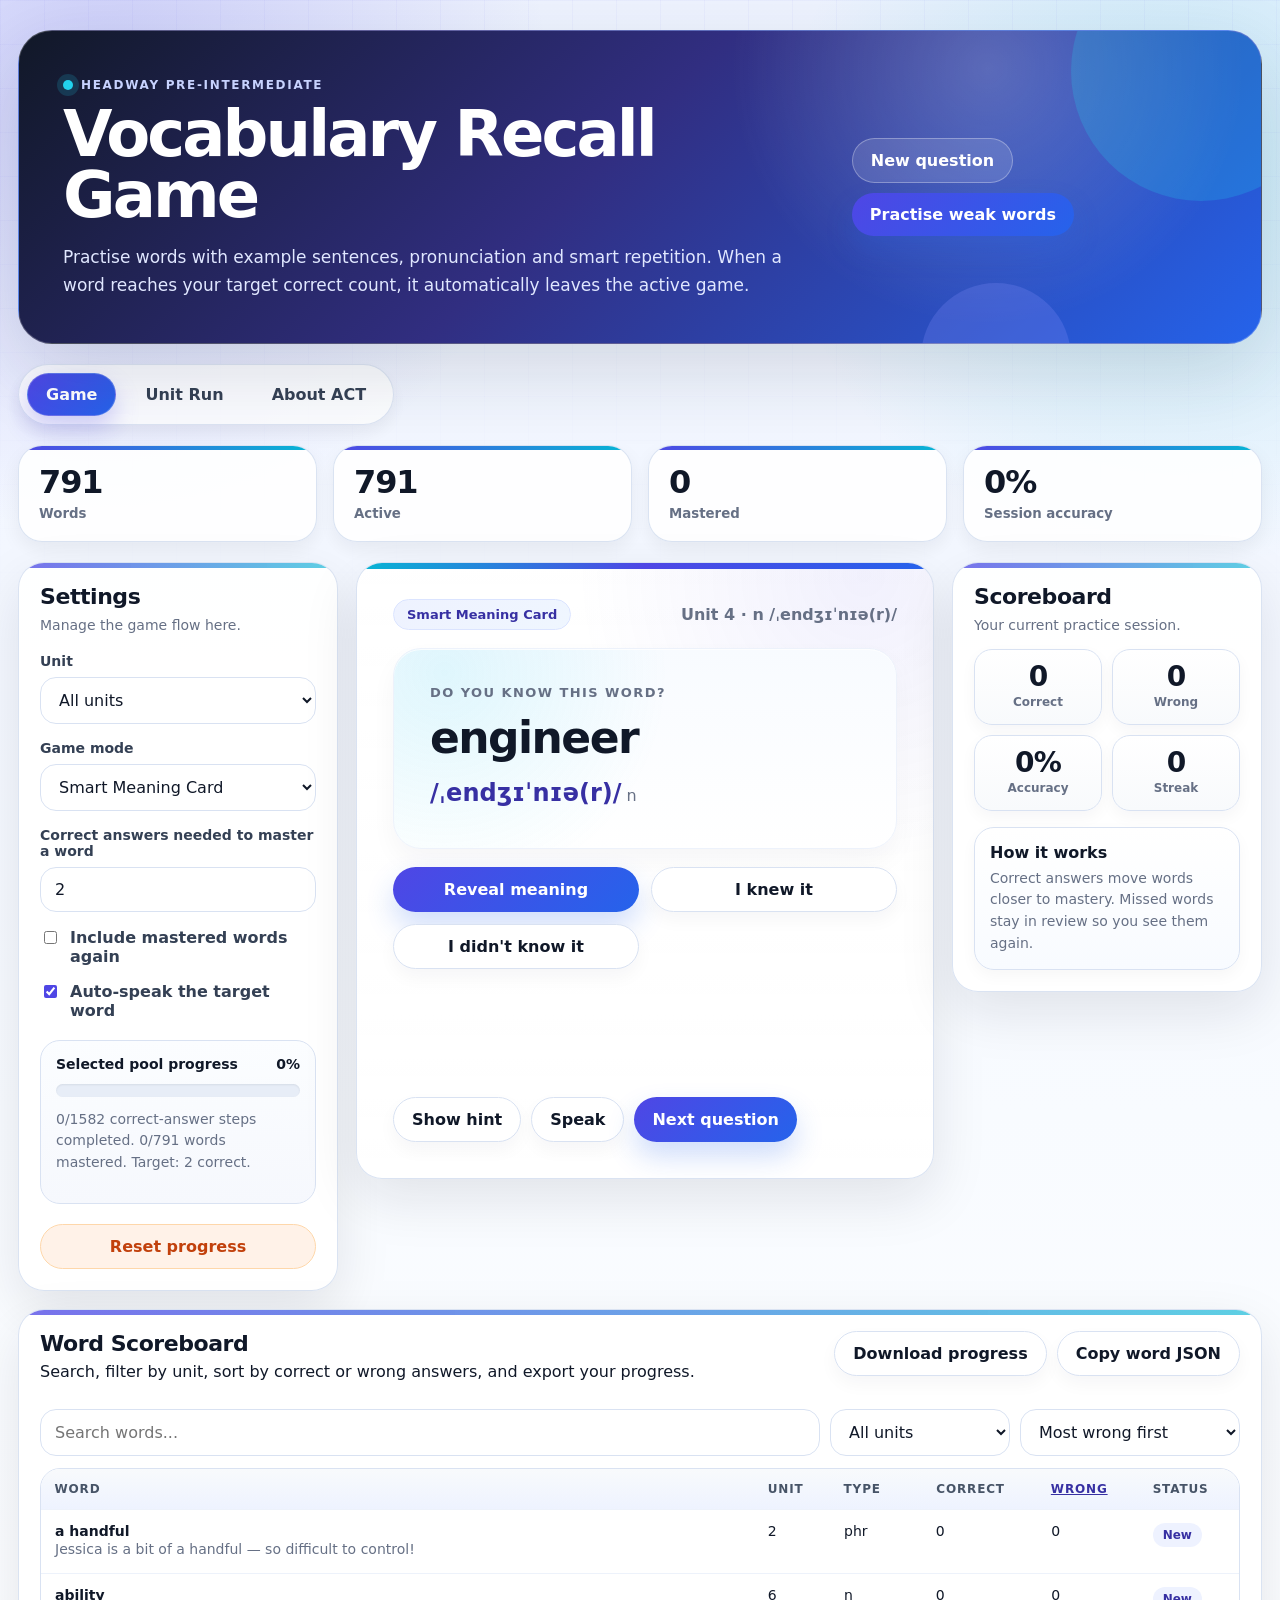
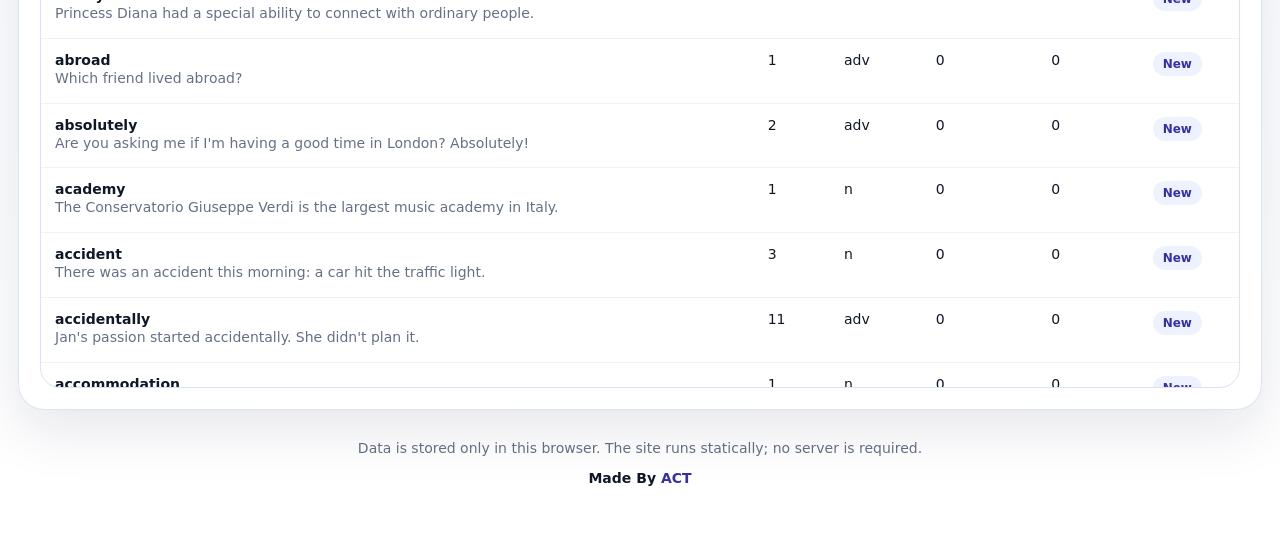
<file: index.html>
<!DOCTYPE html>
<html lang="en">
<head>
  <meta charset="UTF-8" />
  <meta name="viewport" content="width=device-width, initial-scale=1.0" />
  <title>Vocabulary Recall Game</title>
  <link rel="stylesheet" href="styles.css" />
</head>
<body>
  <div class="page-shell">
    <header class="site-header">
      <div>
        <p class="eyebrow">Headway Pre-Intermediate</p>
        <h1>Vocabulary Recall Game</h1>
        <p class="subtitle">Practise words with example sentences, pronunciation and smart repetition. When a word reaches your target correct count, it automatically leaves the active game.</p>
      </div>
      <div class="header-actions">
        <button class="ghost-button" id="newGameBtn">New question</button>
        <button class="primary-button" id="reviewBtn">Practise weak words</button>
      </div>
    </header>

    <nav class="page-tabs" aria-label="Main navigation">
      <button class="page-tab active" type="button" data-page="game">Game</button>
      <button class="page-tab" type="button" data-page="run">Unit Run</button>
      <button class="page-tab" type="button" data-page="about">About ACT</button>
    </nav>

    <section id="gamePage" class="page-view active">
      <section class="stats-strip" aria-label="General progress">
        <article><span id="totalWordsStat">0</span><small>Words</small></article>
        <article><span id="activeWordsStat">0</span><small>Active</small></article>
        <article><span id="masteredWordsStat">0</span><small>Mastered</small></article>
        <article><span id="sessionAccuracyStat">0%</span><small>Session accuracy</small></article>
      </section>

      <main class="app-grid">
        <aside class="panel settings-panel">
          <div class="panel-heading">
            <h2>Settings</h2>
            <p>Manage the game flow here.</p>
          </div>

          <label class="field-label" for="unitSelect">Unit</label>
          <select id="unitSelect"></select>

          <label class="field-label" for="modeSelect">Game mode</label>
          <select id="modeSelect">
            <option value="meaningCard">Smart Meaning Card</option>
            <option value="typeWord">Definition → Type the word</option>
            <option value="wordMeaning">Word → Choose the meaning</option>
          </select>

          <label class="field-label" for="targetCorrect">Correct answers needed to master a word</label>
          <input id="targetCorrect" type="number" min="1" max="10" value="2" />

          <label class="check-row">
            <input id="includeMastered" type="checkbox" />
            <span>Include mastered words again</span>
          </label>

          <label class="check-row">
            <input id="autoSpeak" type="checkbox" checked />
            <span>Auto-speak the target word</span>
          </label>

          <div class="progress-box">
            <div class="progress-top"><span>Selected pool progress</span><strong id="poolPercent">0%</strong></div>
            <div class="progress-track"><div id="poolProgress" class="progress-fill"></div></div>
            <p id="poolSummary" class="muted">No data yet.</p>
          </div>

          <button class="danger-button" id="resetProgressBtn">Reset progress</button>
        </aside>

        <section class="game-card" aria-live="polite">
          <div class="game-card-top">
            <span id="questionModeBadge" class="badge">Game</span>
            <span id="wordMeta" class="word-meta">Unit -</span>
          </div>

          <div id="questionArea" class="question-area"></div>
          <div id="optionsArea" class="options-area"></div>
          <div id="feedbackArea" class="feedback-area"></div>

          <div class="game-actions">
            <button class="ghost-button" id="hintBtn">Show hint</button>
            <button class="ghost-button" id="speakBtn">Speak</button>
            <button class="primary-button" id="nextBtn">Next question</button>
          </div>
        </section>

        <aside class="panel session-panel">
          <div class="panel-heading scoreboard-heading">
            <h2>Scoreboard</h2>
            <p>Your current practice session.</p>
          </div>
          <div class="score-mini score-mini-compact">
            <div><strong id="sessionCorrect">0</strong><span>Correct</span></div>
            <div><strong id="sessionWrong">0</strong><span>Wrong</span></div>
            <div><strong id="sessionAccuracyMini">0%</strong><span>Accuracy</span></div>
            <div><strong id="sessionStreak">0</strong><span>Streak</span></div>
          </div>
          <div class="scoreboard-note">
            <strong>How it works</strong>
            <p>Correct answers move words closer to mastery. Missed words stay in review so you see them again.</p>
          </div>
        </aside>
      </main>

      <section class="management-grid scoreboard-only">
        <div class="panel table-panel">
          <div class="table-header">
            <div>
              <h2>Word Scoreboard</h2>
              <p>Search, filter by unit, sort by correct or wrong answers, and export your progress.</p>
            </div>
            <div class="row-actions">
              <button class="ghost-button" id="exportProgressBtn">Download progress</button>
              <button class="ghost-button" id="copyWordsBtn">Copy word JSON</button>
            </div>
          </div>
          <div class="score-controls">
            <input id="searchInput" class="search-input" placeholder="Search words..." />
            <select id="scoreUnitFilter" aria-label="Filter scoreboard by unit"></select>
            <select id="scoreSortSelect" aria-label="Sort scoreboard">
              <option value="wrongDesc">Most wrong first</option>
              <option value="wrongAsc">Fewest wrong first</option>
              <option value="correctDesc">Most correct first</option>
              <option value="correctAsc">Fewest correct first</option>
              <option value="unitAsc">Unit order</option>
              <option value="unitDesc">Unit order reverse</option>
              <option value="typeAsc">Type A–Z</option>
              <option value="typeDesc">Type Z–A</option>
              <option value="statusDesc">Status: mastered first</option>
              <option value="statusAsc">Status: new first</option>
              <option value="az">A–Z</option>
              <option value="za">Z–A</option>
            </select>
          </div>
          <div class="table-scroll">
            <table>
              <thead>
                <tr>
                  <th><button class="score-sort-header" type="button" data-score-sort="word">Word</button></th>
                  <th><button class="score-sort-header" type="button" data-score-sort="unit">Unit</button></th>
                  <th><button class="score-sort-header" type="button" data-score-sort="type">Type</button></th>
                  <th><button class="score-sort-header" type="button" data-score-sort="correct">Correct</button></th>
                  <th><button class="score-sort-header" type="button" data-score-sort="wrong">Wrong</button></th>
                  <th><button class="score-sort-header" type="button" data-score-sort="status">Status</button></th>
                </tr>
              </thead>
              <tbody id="scoreTableBody"></tbody>
            </table>
          </div>
        </div>
      </section>
    </section>

    <section id="runPage" class="page-view">
      <section class="panel run-hero-panel">
        <div>
          <p class="eyebrow dark-eyebrow">Fast practice</p>
          <h2>Unit Run Challenge</h2>
          <p>Choose a unit or all words, then play a short run focused on fast recall. Your normal word progress and scoreboard continue to update in the background.</p>
        </div>
        <div class="run-hero-stats" aria-label="Run summary">
          <article><strong id="runLearnedTotal">0</strong><span>Mastered words</span></article>
          <article><strong id="runActiveTotal">0</strong><span>Active words</span></article>
        </div>
      </section>

      <main class="run-layout">
        <aside class="panel run-setup-panel">
          <div class="panel-heading">
            <h2>Run Setup</h2>
            <p>Start a quick game-like session. The run mixes the three learning modes automatically.</p>
          </div>

          <label class="field-label" for="runUnitSelect">Run unit</label>
          <select id="runUnitSelect"></select>

          <label class="field-label" for="runLengthSelect">Run length</label>
          <select id="runLengthSelect">
            <option value="10">10 words · quick run</option>
            <option value="20" selected>20 words · standard run</option>
            <option value="30">30 words · long run</option>
          </select>

          <button class="primary-button full-button" id="startRunBtn">Start Unit Run</button>

          <div class="progress-box run-progress-box">
            <div class="progress-top"><span>Run progress</span><strong id="runPercent">0%</strong></div>
            <div class="progress-track"><div id="runProgress" class="progress-fill"></div></div>
            <p id="runCounter" class="muted">No run started yet.</p>
          </div>

          <div class="run-mini-score">
            <div><strong id="runCorrect">0</strong><span>Correct</span></div>
            <div><strong id="runWrong">0</strong><span>Wrong</span></div>
            <div><strong id="runLearned">0</strong><span>Learned</span></div>
          </div>
        </aside>

        <section class="game-card run-game-card" aria-live="polite">
          <div class="game-card-top">
            <span id="runModeBadge" class="badge">Unit Run</span>
            <span id="runWordMeta" class="word-meta">Choose a run to begin</span>
          </div>

          <div id="runQuestionArea" class="question-area"></div>
          <div id="runOptionsArea" class="options-area"></div>
          <div id="runFeedbackArea" class="feedback-area"></div>

          <div class="game-actions">
            <button class="ghost-button" id="runHintBtn">Show hint</button>
            <button class="ghost-button" id="runSpeakBtn">Speak</button>
            <button class="primary-button" id="runNextBtn">Next question</button>
            <button class="ghost-button" id="runQuitBtn">End run</button>
          </div>
        </section>

        <aside class="panel run-result-panel hidden" id="runResultsPanel">
          <div class="panel-heading">
            <h2>Run Results</h2>
            <p>Your progress after this challenge.</p>
          </div>
          <div id="runResultsContent"></div>
          <div class="row-actions run-result-actions">
            <button class="primary-button" id="replayRunBtn">Play again</button>
            <button class="ghost-button" id="runReviewWeakBtn">Review weak words</button>
          </div>
        </aside>
      </main>
    </section>

    <section id="addPage" class="page-view">
      <section class="management-grid add-only">
        <div class="panel add-panel">
          <div class="panel-heading">
            <h2>Add Your Own Words</h2>
            <p>Your added words are stored in this browser and included in the game.</p>
          </div>
          <form id="addWordForm" class="word-form">
            <input name="english" placeholder="English word / phrase" required />
            <input name="partOfSpeech" placeholder="Part of speech, e.g. n, v, adj" />
            <input name="phonetics" placeholder="Phonetics, e.g. /wɜːd/" />
            <input name="unit" type="number" min="1" max="99" placeholder="Unit" />
            <textarea name="example" placeholder="English example sentence" required></textarea>
            <textarea name="definition" placeholder="Optional English definition / clue"></textarea>
            <button class="primary-button" type="submit">Add word</button>
          </form>

          <details class="import-box">
            <summary>Bulk add with CSV / JSON</summary>
            <p class="muted">CSV columns: english, partOfSpeech, phonetics, example, unit, definition</p>
            <textarea id="bulkInput" placeholder='english,partOfSpeech,phonetics,example,unit
reliable,adj,/rɪˈlaɪəb(ə)l/,She is a reliable friend.,7'></textarea>
            <div class="row-actions">
              <button class="ghost-button" id="importCsvBtn">Import</button>
              <button class="ghost-button" id="exportCustomBtn">Export custom words</button>
            </div>
          </details>
        </div>
      </section>
    </section>

    <section id="aboutPage" class="page-view">
      <div class="panel about-panel">
        <div class="panel-heading">
          <h2>About ACT</h2>
          <p>This vocabulary game was made by ACT.</p>
        </div>
        <p>For feature requests or extra development requests, contact: <a href="mailto:acantutar3@gmail.com">acantutar3@gmail.com</a>.</p>
      </div>
    </section>

    <footer class="site-footer">
      <p>Data is stored only in this browser. The site runs statically; no server is required.</p>
      <p class="footer-credit">Made By <a href="#about" id="actFooterLink">ACT</a></p>
    </footer>
  </div>

  <div id="toast" class="toast" role="status"></div>
  <script src="words.js"></script>
  <script src="app.js"></script>
</body>
</html>
</file>
<file: styles.css>
:root {
  --bg: #eef3ff;
  --bg-2: #f8fbff;
  --card: #ffffff;
  --card-soft: #f9fbff;
  --ink: #101828;
  --muted: #667085;
  --muted-2: #98a2b3;
  --line: #d9e2f2;
  --line-soft: #edf2fb;
  --primary: #4f46e5;
  --primary-dark: #3730a3;
  --primary-soft: #eef2ff;
  --accent: #06b6d4;
  --accent-soft: #ecfeff;
  --success: #16803c;
  --success-bg: #e8f8ef;
  --danger: #c2410c;
  --danger-bg: #fff2e8;
  --warning: #b7791f;
  --warning-bg: #fff8e6;
  --shadow-sm: 0 8px 20px rgba(16, 24, 40, .06);
  --shadow: 0 20px 55px rgba(16, 24, 40, .10);
  --shadow-lg: 0 28px 80px rgba(30, 41, 59, .14);
  --radius: 26px;
  --radius-sm: 18px;
}

* { box-sizing: border-box; }

html { scroll-behavior: smooth; }

body {
  margin: 0;
  min-height: 100vh;
  font-family: Inter, ui-sans-serif, system-ui, -apple-system, BlinkMacSystemFont, "Segoe UI", sans-serif;
  background:
    radial-gradient(circle at 8% 4%, rgba(79, 70, 229, .22), transparent 28rem),
    radial-gradient(circle at 92% 8%, rgba(6, 182, 212, .18), transparent 25rem),
    linear-gradient(180deg, var(--bg) 0%, var(--bg-2) 52%, #ffffff 100%);
  color: var(--ink);
}

body::before {
  content: "";
  position: fixed;
  inset: 0;
  pointer-events: none;
  background-image:
    linear-gradient(rgba(79, 70, 229, .035) 1px, transparent 1px),
    linear-gradient(90deg, rgba(79, 70, 229, .035) 1px, transparent 1px);
  background-size: 44px 44px;
  mask-image: linear-gradient(180deg, #000 0%, transparent 70%);
}

button, input, select, textarea { font: inherit; }
button { cursor: pointer; }
button:focus-visible, input:focus-visible, select:focus-visible, textarea:focus-visible, a:focus-visible {
  outline: 3px solid rgba(79, 70, 229, .28);
  outline-offset: 3px;
}
::selection { background: rgba(79, 70, 229, .18); }

.page-shell {
  position: relative;
  width: min(1440px, calc(100% - 36px));
  margin: 0 auto;
  padding: 30px 0 52px;
}

.site-header {
  position: relative;
  overflow: hidden;
  display: flex;
  justify-content: space-between;
  gap: 28px;
  align-items: center;
  padding: clamp(28px, 4vw, 44px);
  border: 1px solid rgba(255, 255, 255, .24);
  border-radius: 34px;
  background:
    radial-gradient(circle at 78% 12%, rgba(255, 255, 255, .22), transparent 16rem),
    linear-gradient(135deg, #111827 0%, #312e81 46%, #2563eb 100%);
  color: #fff;
  box-shadow: var(--shadow-lg);
}

.site-header::before,
.site-header::after {
  content: "";
  position: absolute;
  border-radius: 999px;
  pointer-events: none;
}
.site-header::before {
  width: 260px;
  height: 260px;
  right: -70px;
  top: -90px;
  background: rgba(34, 211, 238, .22);
}
.site-header::after {
  width: 150px;
  height: 150px;
  right: 190px;
  bottom: -90px;
  background: rgba(129, 140, 248, .26);
}
.site-header > * { position: relative; z-index: 1; }

.eyebrow {
  display: inline-flex;
  align-items: center;
  gap: 8px;
  margin: 0 0 12px;
  letter-spacing: .14em;
  text-transform: uppercase;
  color: #c7d2fe;
  font-weight: 850;
  font-size: 12px;
}
.eyebrow::before {
  content: "";
  width: 10px;
  height: 10px;
  border-radius: 50%;
  background: #22d3ee;
  box-shadow: 0 0 0 6px rgba(34, 211, 238, .16);
}

h1, h2, h3, p { margin-top: 0; }
h1 {
  max-width: 900px;
  font-size: clamp(36px, 5vw, 66px);
  line-height: .96;
  letter-spacing: -.045em;
  margin-bottom: 16px;
}
h2 { font-size: 22px; letter-spacing: -.02em; margin-bottom: 6px; }
h3 { letter-spacing: -.015em; }
.subtitle { max-width: 820px; color: #e0e7ff; font-size: 17px; line-height: 1.65; margin-bottom: 0; }
.header-actions, .row-actions, .game-actions { display: flex; gap: 10px; flex-wrap: wrap; }

.page-tabs {
  display: flex;
  gap: 10px;
  flex-wrap: wrap;
  margin: 20px 0;
  padding: 8px;
  width: fit-content;
  max-width: 100%;
  border: 1px solid rgba(217, 226, 242, .9);
  border-radius: 999px;
  background: rgba(255, 255, 255, .76);
  box-shadow: var(--shadow-sm);
}
.page-tab {
  border: 1px solid transparent;
  background: transparent;
  color: #344054;
  border-radius: 999px;
  padding: 11px 18px;
  font-weight: 850;
  transition: transform .16s ease, background .16s ease, color .16s ease, box-shadow .16s ease;
}
.page-tab:hover { background: #f5f7fb; transform: translateY(-1px); }
.page-tab.active {
  background: linear-gradient(135deg, var(--primary), #2563eb);
  border-color: rgba(255,255,255,.2);
  color: #fff;
  box-shadow: 0 12px 24px rgba(79, 70, 229, .25);
}
.page-view { display: none; }
.page-view.active { display: block; }

.primary-button, .ghost-button, .danger-button {
  border: 0;
  border-radius: 999px;
  padding: 12px 18px;
  font-weight: 800;
  transition: transform .18s ease, box-shadow .18s ease, background .18s ease, border-color .18s ease, color .18s ease;
}
.primary-button {
  background: linear-gradient(135deg, var(--primary), #2563eb);
  color: #fff;
  box-shadow: 0 14px 28px rgba(37, 99, 235, .22);
}
.primary-button:hover { background: linear-gradient(135deg, var(--primary-dark), #1d4ed8); transform: translateY(-1px); box-shadow: 0 18px 36px rgba(37, 99, 235, .28); }
.ghost-button { background: #fff; color: var(--ink); border: 1px solid var(--line); box-shadow: 0 8px 18px rgba(16, 24, 40, .04); }
.site-header .ghost-button { background: rgba(255,255,255,.12); color: #fff; border-color: rgba(255,255,255,.30); box-shadow: none; }
.ghost-button:hover { transform: translateY(-1px); border-color: #c7d2fe; box-shadow: 0 12px 24px rgba(16, 24, 40, .08); }
.site-header .ghost-button:hover { background: rgba(255,255,255,.18); border-color: rgba(255,255,255,.48); }
.danger-button { background: var(--danger-bg); color: var(--danger); width: 100%; border: 1px solid #fed7aa; }
.danger-button:hover { transform: translateY(-1px); box-shadow: 0 12px 24px rgba(194, 65, 12, .12); }

.stats-strip {
  display: grid;
  grid-template-columns: repeat(4, 1fr);
  gap: 16px;
  margin: 20px 0;
}
.stats-strip article {
  position: relative;
  overflow: hidden;
  background: rgba(255,255,255,.88);
  border: 1px solid rgba(217, 226, 242, .96);
  border-radius: 24px;
  padding: 20px;
  box-shadow: var(--shadow-sm);
}
.stats-strip article::before {
  content: "";
  position: absolute;
  left: 0;
  right: 0;
  top: 0;
  height: 4px;
  background: linear-gradient(90deg, var(--primary), var(--accent));
}
.stats-strip span { display: block; font-size: 32px; line-height: 1; font-weight: 900; letter-spacing: -.035em; }
.stats-strip small { display: block; margin-top: 8px; color: var(--muted); font-weight: 800; }

.app-grid {
  display: grid;
  grid-template-columns: 320px minmax(0, 1fr) 310px;
  gap: 18px;
  align-items: start;
}

.panel, .game-card {
  background: rgba(255,255,255,.92);
  border: 1px solid rgba(217, 226, 242, .96);
  border-radius: var(--radius);
  box-shadow: var(--shadow);
}
.panel {
  position: relative;
  overflow: hidden;
  padding: 21px;
}
.panel::before {
  content: "";
  position: absolute;
  inset: 0 0 auto 0;
  height: 5px;
  background: linear-gradient(90deg, rgba(79, 70, 229, .85), rgba(6, 182, 212, .72));
  opacity: .9;
}
.panel-heading { position: relative; }
.panel-heading p, .muted { color: var(--muted); font-size: 14px; line-height: 1.55; margin-bottom: 14px; }

.field-label {
  display: block;
  font-weight: 850;
  color: #344054;
  margin: 16px 0 8px;
  font-size: 14px;
}
select, input, textarea {
  width: 100%;
  border: 1px solid var(--line);
  border-radius: 16px;
  padding: 12px 14px;
  background: #fff;
  color: var(--ink);
  outline: none;
  transition: border-color .18s ease, box-shadow .18s ease, background .18s ease;
}
select:hover, input:hover, textarea:hover { border-color: #c7d2fe; }
select:focus, input:focus, textarea:focus { border-color: #818cf8; box-shadow: 0 0 0 4px rgba(129, 140, 248, .18); }
textarea { min-height: 92px; resize: vertical; }

.check-row {
  display: flex;
  gap: 10px;
  align-items: flex-start;
  color: #344054;
  font-weight: 700;
  margin: 16px 0;
}
.check-row input { width: auto; margin-top: 3px; accent-color: var(--primary); }
.progress-box {
  background: linear-gradient(180deg, #fbfdff, #f6f8fd);
  border: 1px solid var(--line);
  border-radius: 20px;
  padding: 15px;
  margin: 20px 0;
}
.progress-top { display: flex; justify-content: space-between; gap: 12px; font-weight: 850; font-size: 14px; }
.progress-track { height: 13px; background: #e7edf7; border-radius: 999px; overflow: hidden; margin: 12px 0; box-shadow: inset 0 1px 2px rgba(16, 24, 40, .08); }
.progress-fill { height: 100%; width: 0%; background: linear-gradient(90deg, #22d3ee, #4f46e5, #2563eb); border-radius: 999px; transition: width .3s ease; }

.game-card {
  position: relative;
  overflow: hidden;
  padding: clamp(22px, 3vw, 36px);
  min-height: 520px;
  background:
    radial-gradient(circle at 88% 2%, rgba(79, 70, 229, .08), transparent 18rem),
    linear-gradient(180deg, rgba(255,255,255,.98), rgba(255,255,255,.92));
}
.game-card::before {
  content: "";
  position: absolute;
  inset: 0 0 auto 0;
  height: 6px;
  background: linear-gradient(90deg, var(--accent), var(--primary), #2563eb);
}
.game-card > * { position: relative; }
.game-card-top { display: flex; justify-content: space-between; align-items: center; gap: 12px; margin-bottom: 18px; }
.badge {
  display: inline-flex; align-items: center; gap: 8px;
  padding: 7px 13px;
  background: linear-gradient(135deg, var(--primary-soft), #eff6ff);
  color: var(--primary-dark);
  border: 1px solid #dbe4ff;
  border-radius: 999px;
  font-weight: 900;
  font-size: 13px;
}
.word-meta { color: var(--muted); font-weight: 800; }
.question-area {
  min-height: 178px;
  display: flex;
  flex-direction: column;
  justify-content: center;
  border-radius: 28px;
  background:
    radial-gradient(circle at 10% 12%, rgba(34, 211, 238, .12), transparent 14rem),
    linear-gradient(180deg, #f8fbff, #ffffff);
  border: 1px solid var(--line-soft);
  padding: clamp(20px, 4vw, 36px);
  margin-bottom: 18px;
  box-shadow: inset 0 1px 0 rgba(255,255,255,.8), 0 12px 26px rgba(16, 24, 40, .04);
}
.question-label { color: var(--muted); font-weight: 900; font-size: 13px; text-transform: uppercase; letter-spacing: .11em; margin-bottom: 12px; }
.question-text { font-size: clamp(26px, 4vw, 44px); line-height: 1.16; font-weight: 900; letter-spacing: -.035em; margin: 0; }
.question-subtext { margin: 12px 0 0; color: var(--muted); font-size: 16px; line-height: 1.55; }
.phonetic { font-size: 24px; color: var(--primary-dark); font-weight: 900; }
.options-area { display: grid; grid-template-columns: repeat(2, minmax(0, 1fr)); gap: 12px; }
.option-button {
  border: 1px solid var(--line);
  background: #fff;
  color: var(--ink);
  border-radius: 20px;
  min-height: 66px;
  padding: 15px 16px;
  text-align: left;
  font-weight: 850;
  box-shadow: var(--shadow-sm);
  transition: transform .16s ease, border-color .16s ease, box-shadow .16s ease, background .16s ease;
}
.option-button:hover { border-color: #a5b4fc; transform: translateY(-1px); box-shadow: 0 14px 28px rgba(16, 24, 40, .08); }
.option-button.correct { background: linear-gradient(180deg, #effdf4, var(--success-bg)); border-color: #86efac; color: var(--success); }
.option-button.wrong { background: linear-gradient(180deg, #fff7ed, var(--danger-bg)); border-color: #fed7aa; color: var(--danger); }
.option-button:disabled { cursor: default; opacity: .92; transform: none; box-shadow: var(--shadow-sm); }
.option-button.sentence-option { font-weight: 700; line-height: 1.4; }

.feedback-area { min-height: 92px; margin: 18px 0; }
.feedback-box {
  padding: 15px 16px;
  border-radius: 20px;
  border: 1px solid var(--line);
  background: #f8fafc;
  box-shadow: 0 8px 20px rgba(16, 24, 40, .035);
}
.feedback-box.success { border-color: #86efac; background: var(--success-bg); }
.feedback-box.danger { border-color: #fed7aa; background: var(--danger-bg); }
.feedback-box strong { display: block; margin-bottom: 6px; }
.example-reveal { margin: 8px 0 0; color: #344054; line-height: 1.55; }

.score-mini { display: grid; grid-template-columns: repeat(3, 1fr); gap: 10px; margin-bottom: 16px; }
.score-mini div {
  border: 1px solid var(--line);
  border-radius: 18px;
  padding: 13px;
  background: linear-gradient(180deg, #ffffff, #f8fafc);
  box-shadow: 0 6px 16px rgba(16, 24, 40, .04);
}
.score-mini strong { display: block; font-size: 28px; line-height: 1; letter-spacing: -.03em; }
.score-mini span { color: var(--muted); font-size: 12px; font-weight: 850; }
.tip-card { border: 1px solid var(--line); border-radius: 20px; padding: 15px; background: #fff; margin-top: 12px; box-shadow: 0 6px 16px rgba(16, 24, 40, .035); }
.tip-card p { margin: 6px 0 0; color: var(--muted); font-size: 14px; line-height: 1.55; }
.english-only { background: linear-gradient(180deg, #fbfaff, #f7f5ff); }

.management-grid { display: grid; grid-template-columns: 420px 1fr; gap: 18px; margin-top: 18px; align-items: start; }
.management-grid.scoreboard-only, .management-grid.add-only { grid-template-columns: 1fr; }
.add-only .add-panel { max-width: 820px; width: 100%; margin: 0 auto; }
.about-panel { max-width: 760px; margin: 0 auto; }
.word-form { display: grid; gap: 10px; }
.import-box { margin-top: 16px; border-top: 1px solid var(--line); padding-top: 16px; }
.import-box summary { font-weight: 850; cursor: pointer; }
.import-box textarea { margin: 12px 0; min-height: 120px; }
.table-header { display: flex; justify-content: space-between; gap: 16px; align-items: flex-start; margin-bottom: 12px; }
.score-controls { display: grid; grid-template-columns: minmax(220px, 1fr) 180px 220px; gap: 10px; margin-bottom: 12px; }
.search-input { margin-bottom: 0; }
.table-scroll { overflow: auto; max-height: 520px; border: 1px solid var(--line); border-radius: 20px; background: #fff; box-shadow: inset 0 1px 0 rgba(255,255,255,.9); }
table { width: 100%; border-collapse: collapse; min-width: 720px; }
th, td { padding: 13px 14px; border-bottom: 1px solid var(--line-soft); text-align: left; font-size: 14px; vertical-align: top; }
tbody tr { transition: background .14s ease; }
tbody tr:hover { background: #f8fbff; }
th { position: sticky; top: 0; background: linear-gradient(180deg, #f8fafc, #eef3ff); z-index: 1; color: #475467; font-size: 12px; text-transform: uppercase; letter-spacing: .07em; }
.status-pill { display: inline-flex; border-radius: 999px; padding: 5px 10px; font-size: 12px; font-weight: 900; }
.status-pill.mastered { color: var(--success); background: var(--success-bg); }
.status-pill.learning { color: var(--warning); background: var(--warning-bg); }
.status-pill.new { color: var(--primary-dark); background: var(--primary-soft); }
.site-footer { color: var(--muted); text-align: center; margin-top: 30px; font-size: 14px; }
.footer-credit { font-weight: 900; color: var(--ink); margin-bottom: 0; }
.footer-credit a { color: var(--primary-dark); text-decoration: none; }
.footer-credit a:hover { text-decoration: underline; }
.toast {
  position: fixed; right: 22px; bottom: 22px;
  background: #111827; color: #fff;
  padding: 12px 16px; border-radius: 16px;
  opacity: 0; transform: translateY(10px); pointer-events: none;
  transition: opacity .2s ease, transform .2s ease;
  max-width: 360px; z-index: 10;
  box-shadow: 0 18px 38px rgba(17, 24, 39, .26);
}
.toast.show { opacity: 1; transform: translateY(0); }
.hidden { display: none !important; }

.explanation-option { font-weight: 700; line-height: 1.4; }
.type-clue-text { font-size: clamp(20px, 3vw, 32px); }
.type-answer-form { display: grid; grid-template-columns: minmax(0, 1fr) auto; gap: 10px; width: 100%; }
.type-answer-form input.correct-input { border-color: #86efac; background: var(--success-bg); color: var(--success); font-weight: 850; }
.type-answer-form input.wrong-input { border-color: #fed7aa; background: var(--danger-bg); color: var(--danger); font-weight: 850; }
.score-sort-header {
  border: 0;
  background: transparent;
  color: inherit;
  font: inherit;
  text-transform: inherit;
  letter-spacing: inherit;
  padding: 0;
  font-weight: 900;
  cursor: pointer;
}
.score-sort-header:hover,
.score-sort-header.active { color: var(--primary-dark); text-decoration: underline; }

@media (prefers-reduced-motion: reduce) {
  *, *::before, *::after { scroll-behavior: auto !important; transition-duration: .01ms !important; animation-duration: .01ms !important; }
}

@media (max-width: 1120px) {
  .app-grid, .management-grid { grid-template-columns: 1fr; }
  .settings-panel { order: 2; }
  .session-panel { order: 3; }
}
@media (max-width: 760px) {
  .page-shell { width: min(100% - 18px, 1440px); padding-top: 10px; }
  .site-header { display: block; padding: 24px; border-radius: 26px; }
  .site-header::after { display: none; }
  .header-actions { margin-top: 18px; }
  .page-tabs { width: 100%; border-radius: 24px; }
  .page-tab { flex: 1 1 auto; }
  .stats-strip { grid-template-columns: repeat(2, 1fr); }
  .options-area { grid-template-columns: 1fr; }
  .score-controls { grid-template-columns: 1fr; }
  .table-header { display: block; }
  .type-answer-form { grid-template-columns: 1fr; }
  h1 { font-size: 36px; }
}
@media (max-width: 480px) {
  .stats-strip { grid-template-columns: 1fr; }
  .score-mini { grid-template-columns: 1fr; }
  .game-card-top { align-items: flex-start; flex-direction: column; }
}

.dictionary-definition-list {
  margin: 8px 0 0 20px;
  padding: 0;
  color: #344054;
  line-height: 1.55;
}
.dictionary-definition-list li + li { margin-top: 6px; }

.full-button { width: 100%; justify-content: center; margin-top: 18px; }
.dark-eyebrow { color: var(--primary-dark); margin-bottom: 8px; }
.dark-eyebrow::before { background: var(--primary); box-shadow: 0 0 0 6px rgba(79, 70, 229, .12); }
.run-hero-panel {
  display: flex;
  justify-content: space-between;
  gap: 22px;
  align-items: center;
  margin: 20px 0 18px;
  background:
    radial-gradient(circle at 88% 12%, rgba(34, 211, 238, .12), transparent 16rem),
    linear-gradient(180deg, rgba(255,255,255,.96), rgba(255,255,255,.88));
}
.run-hero-panel h2 { font-size: clamp(28px, 4vw, 44px); margin-bottom: 8px; }
.run-hero-panel p { color: var(--muted); line-height: 1.6; max-width: 780px; margin-bottom: 0; }
.run-hero-stats { display: grid; grid-template-columns: repeat(2, minmax(120px, 1fr)); gap: 12px; min-width: 280px; }
.run-hero-stats article, .run-result-grid article, .run-mini-score div {
  border: 1px solid var(--line);
  border-radius: 20px;
  background: linear-gradient(180deg, #ffffff, #f8fafc);
  box-shadow: 0 6px 16px rgba(16, 24, 40, .04);
  padding: 14px;
}
.run-hero-stats strong, .run-result-grid strong, .run-mini-score strong {
  display: block;
  font-size: 28px;
  line-height: 1;
  letter-spacing: -.03em;
}
.run-hero-stats span, .run-result-grid span, .run-mini-score span { color: var(--muted); font-size: 12px; font-weight: 850; }
.run-layout {
  display: grid;
  grid-template-columns: 300px minmax(0, 1fr) 320px;
  gap: 18px;
  align-items: start;
}
.run-game-card { min-height: 560px; }
.run-progress-box { margin-bottom: 14px; }
.run-mini-score { display: grid; grid-template-columns: repeat(3, 1fr); gap: 9px; }
.run-result-panel { background: linear-gradient(180deg, rgba(255,255,255,.96), rgba(248,251,255,.94)); }
.run-result-grid { display: grid; grid-template-columns: repeat(2, 1fr); gap: 10px; margin: 12px 0 16px; }
.run-word-list { border-top: 1px solid var(--line); padding-top: 14px; margin-top: 14px; }
.run-word-list strong { display: block; margin-bottom: 8px; }
.run-word-list ul { margin: 0; padding-left: 18px; color: #344054; line-height: 1.7; }
.run-result-actions { margin-top: 16px; }

@media (max-width: 1120px) {
  .run-layout { grid-template-columns: 1fr; }
  .run-result-panel { order: 3; }
}
@media (max-width: 760px) {
  .run-hero-panel { display: block; }
  .run-hero-stats { min-width: 0; margin-top: 16px; }
}
@media (max-width: 480px) {
  .run-hero-stats, .run-result-grid, .run-mini-score { grid-template-columns: 1fr; }
}

/* Small scoreboard refresh: simpler, clearer session snapshot. */
.scoreboard-heading p { margin-bottom: 12px; }
.score-mini-compact {
  grid-template-columns: repeat(2, minmax(0, 1fr));
}
.score-mini-compact div {
  text-align: center;
  min-height: 76px;
}
.scoreboard-note {
  border: 1px solid var(--line);
  border-radius: 20px;
  padding: 15px;
  background: linear-gradient(180deg, #ffffff, #f8fbff);
  box-shadow: 0 6px 16px rgba(16, 24, 40, .035);
}
.scoreboard-note p {
  margin: 6px 0 0;
  color: var(--muted);
  font-size: 14px;
  line-height: 1.55;
}
.run-celebration-card {
  display: flex;
  gap: 14px;
  align-items: flex-start;
  border: 1px solid #c7d2fe;
  border-radius: 22px;
  padding: 16px;
  margin-bottom: 14px;
  background: linear-gradient(180deg, #ffffff, #eef2ff);
  box-shadow: 0 10px 24px rgba(79, 70, 229, .08);
}
.run-celebration-icon {
  display: grid;
  place-items: center;
  width: 44px;
  height: 44px;
  flex: 0 0 auto;
  border-radius: 16px;
  background: #ffffff;
  border: 1px solid #dbe4ff;
  font-size: 24px;
}
.run-celebration-card strong {
  display: block;
  margin-bottom: 6px;
  font-size: 16px;
}
.run-celebration-card p {
  margin: 0;
  color: var(--muted);
  line-height: 1.5;
  font-size: 14px;
}
@media (max-width: 480px) {
  .score-mini-compact { grid-template-columns: 1fr; }
}

/* Mobile play-focus refinements: keep desktop unchanged, make the question card the main focus on phones. */
@media (max-width: 760px) {
  body {
    background:
      radial-gradient(circle at 12% 0%, rgba(79, 70, 229, .15), transparent 18rem),
      linear-gradient(180deg, #f5f7ff 0%, #ffffff 72%);
  }

  .page-shell {
    width: min(100% - 12px, 1440px);
    padding: 8px 0 28px;
  }

  .site-header {
    padding: 16px;
    border-radius: 22px;
    box-shadow: 0 12px 28px rgba(16, 24, 40, .09);
  }

  .eyebrow {
    margin-bottom: 8px;
    font-size: 10px;
    letter-spacing: .11em;
  }

  h1 {
    font-size: 28px;
    line-height: 1.02;
    margin-bottom: 8px;
  }

  .subtitle {
    font-size: 13px;
    line-height: 1.45;
  }

  .header-actions {
    margin-top: 12px;
    gap: 8px;
  }

  .primary-button,
  .ghost-button,
  .danger-button {
    padding: 10px 13px;
    font-size: 13px;
  }

  .page-tabs {
    margin: 10px 0;
    padding: 5px;
    gap: 5px;
    border-radius: 18px;
  }

  .page-tab {
    padding: 9px 10px;
    font-size: 13px;
  }

  .stats-strip {
    grid-template-columns: repeat(4, minmax(0, 1fr));
    gap: 6px;
    margin: 8px 0 10px;
  }

  .stats-strip article {
    padding: 9px 5px;
    border-radius: 14px;
    text-align: center;
    box-shadow: none;
  }

  .stats-strip article::before {
    height: 2px;
  }

  .stats-strip span {
    font-size: 17px;
  }

  .stats-strip small {
    margin-top: 4px;
    font-size: 9px;
    line-height: 1.15;
  }

  .app-grid,
  .run-layout {
    gap: 10px;
  }

  .game-card {
    padding: 14px;
    border-radius: 24px;
    min-height: auto;
    box-shadow: 0 18px 42px rgba(16, 24, 40, .13);
  }

  .game-card::before {
    height: 5px;
  }

  .game-card-top {
    margin-bottom: 10px;
  }

  .badge {
    padding: 6px 10px;
    font-size: 12px;
  }

  .word-meta {
    font-size: 12px;
  }

  .question-area {
    min-height: 175px;
    padding: 18px;
    margin-bottom: 12px;
    border-radius: 22px;
  }

  .question-label {
    font-size: 11px;
    margin-bottom: 9px;
  }

  .question-text {
    font-size: clamp(28px, 10vw, 42px);
    line-height: 1.1;
  }

  .question-subtext {
    font-size: 14px;
    line-height: 1.45;
  }

  .type-clue-text {
    font-size: clamp(20px, 7vw, 30px);
    line-height: 1.25;
  }

  .phonetic {
    font-size: 20px;
  }

  .options-area {
    gap: 9px;
  }

  .option-button {
    min-height: 54px;
    padding: 12px 13px;
    border-radius: 16px;
    font-size: 14px;
  }

  .feedback-area {
    min-height: 54px;
    margin: 10px 0;
  }

  .feedback-box {
    padding: 11px 12px;
    border-radius: 16px;
    font-size: 13px;
    line-height: 1.4;
  }

  .game-actions {
    gap: 7px;
  }

  .game-actions button {
    flex: 1 1 auto;
  }

  .panel {
    padding: 14px;
    border-radius: 20px;
    box-shadow: 0 10px 24px rgba(16, 24, 40, .07);
  }

  .panel::before {
    height: 3px;
  }

  .panel-heading h2 {
    font-size: 17px;
  }

  .panel-heading p,
  .scoreboard-note,
  .table-header p,
  .run-hero-panel p {
    display: none;
  }

  .field-label {
    margin: 10px 0 6px;
    font-size: 12px;
  }

  select,
  input,
  textarea {
    border-radius: 13px;
    padding: 10px 12px;
    font-size: 14px;
  }

  .check-row {
    margin: 10px 0;
    font-size: 13px;
  }

  .progress-box {
    margin: 12px 0;
    padding: 11px;
    border-radius: 16px;
  }

  .progress-top {
    font-size: 12px;
  }

  .progress-track {
    height: 10px;
    margin: 8px 0;
  }

  .muted {
    font-size: 12px;
    margin-bottom: 8px;
  }

  .session-panel .panel-heading {
    margin-bottom: 8px;
  }

  .score-mini-compact,
  .score-mini {
    grid-template-columns: repeat(4, minmax(0, 1fr));
    gap: 6px;
    margin-bottom: 0;
  }

  .score-mini div,
  .score-mini-compact div {
    min-height: auto;
    padding: 9px 4px;
    border-radius: 14px;
  }

  .score-mini strong {
    font-size: 19px;
  }

  .score-mini span {
    font-size: 9px;
    line-height: 1.1;
  }

  .management-grid {
    margin-top: 10px;
  }

  .table-panel {
    opacity: .92;
  }

  .table-header h2 {
    font-size: 17px;
  }

  .row-actions {
    gap: 7px;
    margin-top: 8px;
  }

  .table-scroll {
    max-height: 360px;
    border-radius: 16px;
  }

  .run-hero-panel {
    margin: 10px 0;
    padding: 13px;
    border-radius: 20px;
  }

  .run-hero-panel h2 {
    font-size: 22px;
    margin-bottom: 0;
  }

  .run-hero-stats {
    grid-template-columns: repeat(2, minmax(0, 1fr));
    gap: 6px;
    margin-top: 10px;
  }

  .run-hero-stats article,
  .run-mini-score div,
  .run-result-grid article {
    padding: 9px 5px;
    border-radius: 14px;
    text-align: center;
    box-shadow: none;
  }

  .run-hero-stats strong,
  .run-mini-score strong,
  .run-result-grid strong {
    font-size: 19px;
  }

  .run-hero-stats span,
  .run-mini-score span,
  .run-result-grid span {
    font-size: 9px;
    line-height: 1.1;
  }

  .run-setup-panel {
    padding-bottom: 12px;
  }

  .run-game-card {
    min-height: auto;
  }

  .run-mini-score {
    grid-template-columns: repeat(3, minmax(0, 1fr));
    gap: 6px;
  }
}

@media (max-width: 480px) {
  .site-header .header-actions button {
    flex: 1 1 100%;
  }

  .stats-strip {
    grid-template-columns: repeat(4, minmax(0, 1fr));
  }

  .game-card-top {
    align-items: flex-start;
    flex-direction: row;
    flex-wrap: wrap;
  }

  .question-area {
    min-height: 188px;
  }

  .game-actions {
    display: grid;
    grid-template-columns: repeat(3, minmax(0, 1fr));
  }

  .game-actions button {
    width: 100%;
    padding-inline: 8px;
  }

  .score-mini-compact,
  .score-mini {
    grid-template-columns: repeat(4, minmax(0, 1fr));
  }

  .session-panel {
    opacity: .95;
  }
}

/* Targeted mobile play fixes: keep question + answers more compact on phones. */
@media (max-width: 760px) {
  .question-area {
    min-height: auto;
    padding: 13px 14px;
    margin-bottom: 9px;
  }

  .question-label {
    margin-bottom: 6px;
  }

  .question-text {
    font-size: clamp(23px, 7.2vw, 34px);
    line-height: 1.08;
  }

  .question-text.type-clue-text {
    font-size: clamp(16px, 5.1vw, 22px);
    line-height: 1.18;
    letter-spacing: -.015em;
  }

  .question-subtext {
    margin-top: 7px;
    font-size: 12px;
    line-height: 1.3;
  }

  .options-area {
    gap: 7px;
  }

  .option-button {
    min-height: 44px;
    padding: 9px 10px;
    border-radius: 14px;
    font-size: 12.5px;
    line-height: 1.24;
  }

  .option-button.explanation-option,
  .option-button.sentence-option {
    line-height: 1.22;
  }

  .type-answer-form {
    gap: 8px;
  }

  .feedback-area {
    min-height: 0;
    margin: 8px 0;
  }

  .feedback-box {
    padding: 10px 11px;
    line-height: 1.32;
  }

  .example-reveal {
    margin-top: 5px;
    line-height: 1.35;
  }
}

@media (max-width: 480px) {
  .question-area {
    min-height: auto;
    padding: 12px;
  }

  .question-text {
    font-size: clamp(22px, 7vw, 31px);
  }

  .question-text.type-clue-text {
    font-size: clamp(15.5px, 4.7vw, 19px);
    line-height: 1.16;
  }

  .option-button.explanation-option,
  .option-button.sentence-option {
    display: -webkit-box;
    -webkit-line-clamp: 4;
    -webkit-box-orient: vertical;
    overflow: hidden;
  }
}
</file>
